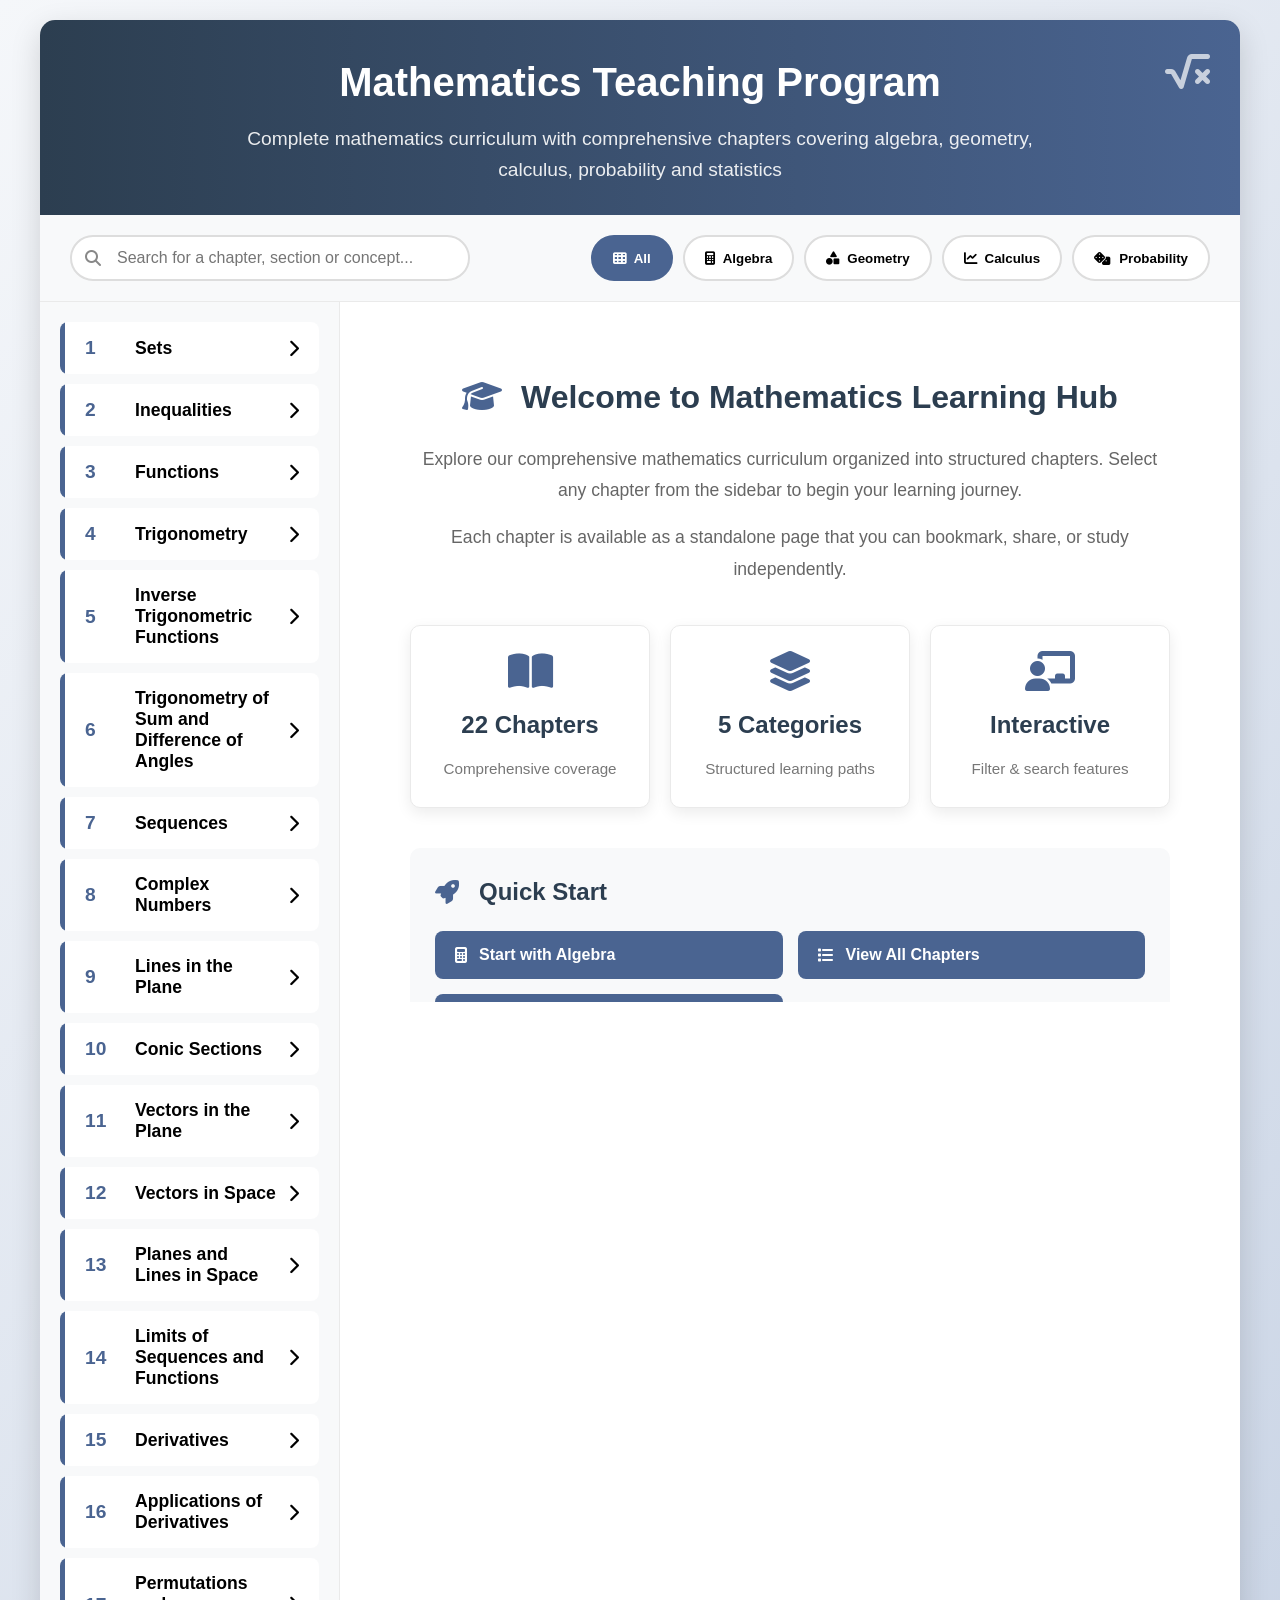
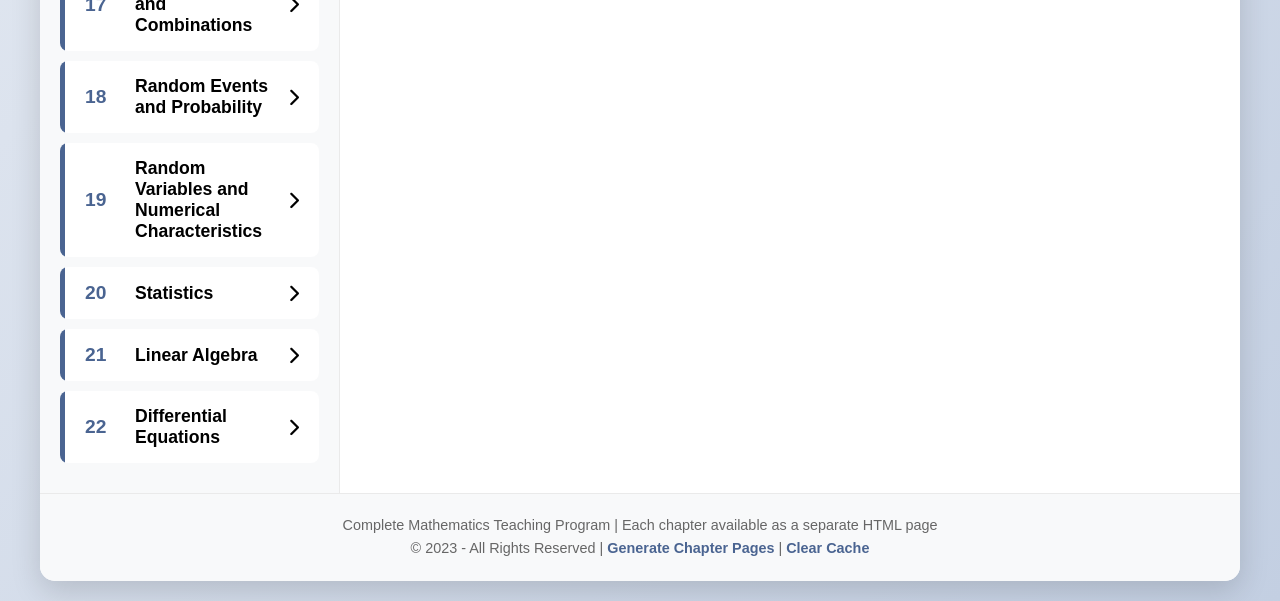
<file: index.html>
<!DOCTYPE html>
<html lang="en">
<head>
    <meta charset="UTF-8">
    <meta name="viewport" content="width=device-width, initial-scale=1.0">
    <title>Mathematics Teaching Program - Home</title>
    <!-- Font Awesome avec crossorigin pour éviter les problèmes CORS -->
    <link rel="stylesheet" href="https://cdnjs.cloudflare.com/ajax/libs/font-awesome/6.4.0/css/all.min.css" 
          integrity="sha512-iecdLmaskl7CVkqkXNQ/ZH/XLlvWZOJyj7Yy7tcenmpD1ypASozpmT/E0iPtmFIB46ZmdtAc9eNBvH0H/ZpiBw==" 
          crossorigin="anonymous" 
          referrerpolicy="no-referrer" />
    <link rel="stylesheet" href="style.css">
    <style>
        /* Styles pour la page d'accueil */
        .home-content {
            padding: 20px;
        }
        
        .welcome-message {
            text-align: center;
            max-width: 800px;
            margin: 0 auto;
            padding: 20px;
        }
        
        .welcome-message h2 {
            color: #2c3e50;
            margin-bottom: 20px;
            font-size: 2rem;
        }
        
        .welcome-message h2 i {
            color: #4a6491;
            margin-right: 10px;
        }
        
        .welcome-message p {
            color: #666;
            font-size: 1.1rem;
            margin-bottom: 15px;
            line-height: 1.8;
        }
        
        .stats-container {
            display: grid;
            grid-template-columns: repeat(auto-fit, minmax(200px, 1fr));
            gap: 20px;
            margin: 40px 0;
        }
        
        .stat-card {
            background: white;
            border-radius: 10px;
            padding: 25px;
            box-shadow: 0 5px 15px rgba(0, 0, 0, 0.08);
            text-align: center;
            transition: all 0.3s ease;
            border: 1px solid #eaeaea;
        }
        
        .stat-card:hover {
            transform: translateY(-5px);
            box-shadow: 0 10px 25px rgba(0, 0, 0, 0.12);
        }
        
        .stat-card i {
            font-size: 2.5rem;
            color: #4a6491;
            margin-bottom: 15px;
            display: block;
        }
        
        .stat-card h3 {
            color: #2c3e50;
            margin-bottom: 10px;
            font-size: 1.5rem;
        }
        
        .stat-card p {
            color: #777;
            font-size: 0.95rem;
            margin: 0;
        }
        
        .quick-actions {
            background: #f8f9fa;
            border-radius: 10px;
            padding: 25px;
            margin-top: 40px;
        }
        
        .quick-actions h3 {
            color: #2c3e50;
            margin-bottom: 20px;
            font-size: 1.5rem;
            display: flex;
            align-items: center;
            gap: 10px;
        }
        
        .action-buttons {
            display: grid;
            grid-template-columns: repeat(auto-fit, minmax(250px, 1fr));
            gap: 15px;
        }
        
        .action-btn {
            padding: 15px 20px;
            background-color: #4a6491;
            color: white;
            text-decoration: none;
            border-radius: 8px;
            display: flex;
            align-items: center;
            gap: 12px;
            font-weight: 600;
            transition: all 0.3s;
            border: none;
            cursor: pointer;
            font-size: 1rem;
        }
        
        .action-btn:hover {
            background-color: #3a547b;
            transform: translateY(-2px);
            box-shadow: 0 4px 12px rgba(74, 100, 145, 0.2);
        }
        
        .chapter-actions {
            display: flex;
            gap: 15px;
            margin-top: 20px;
            flex-wrap: wrap;
        }
        
        .btn-primary, .btn-secondary {
            padding: 12px 25px;
            border-radius: 8px;
            text-decoration: none;
            font-weight: 600;
            display: inline-flex;
            align-items: center;
            gap: 10px;
            transition: all 0.3s;
            font-size: 0.95rem;
        }
        
        .btn-primary {
            background-color: #4a6491;
            color: white;
            border: 2px solid #4a6491;
        }
        
        .btn-primary:hover {
            background-color: #3a547b;
            border-color: #3a547b;
            transform: translateY(-2px);
        }
        
        .btn-secondary {
            background-color: white;
            color: #4a6491;
            border: 2px solid #4a6491;
        }
        
        .btn-secondary:hover {
            background-color: #f8f9fa;
            transform: translateY(-2px);
        }
        
        /* Messages de chargement */
        .loading {
            text-align: center;
            padding: 40px;
            color: #666;
        }
        
        .loading i {
            font-size: 3rem;
            margin-bottom: 20px;
            color: #4a6491;
            animation: spin 2s linear infinite;
        }
        
        @keyframes spin {
            0% { transform: rotate(0deg); }
            100% { transform: rotate(360deg); }
        }
        
        /* Responsive */
        @media (max-width: 768px) {
            .stats-container {
                grid-template-columns: 1fr;
                gap: 15px;
            }
            
            .action-buttons {
                grid-template-columns: 1fr;
            }
            
            .chapter-actions {
                flex-direction: column;
            }
            
            .btn-primary, .btn-secondary {
                width: 100%;
                justify-content: center;
            }
            
            .welcome-message h2 {
                font-size: 1.7rem;
            }
        }
        
        @media (max-width: 480px) {
            .stat-card {
                padding: 20px;
            }
            
            .action-btn {
                padding: 12px 15px;
                font-size: 0.9rem;
            }
            
            .quick-actions {
                padding: 20px 15px;
            }
        }
    </style>
</head>
<body>
    <div class="container">
        <header>
            <h1>Mathematics Teaching Program</h1>
            <p>Complete mathematics curriculum with comprehensive chapters covering algebra, geometry, calculus, probability and statistics</p>
            <div class="math-icon">
                <i class="fas fa-square-root-alt"></i>
            </div>
        </header>
        
        <div class="controls">
            <div class="search-box">
                <i class="fas fa-search search-icon"></i>
                <input type="text" id="searchInput" placeholder="Search for a chapter, section or concept..." aria-label="Search chapters">
            </div>
            <div class="filter-buttons">
                <button class="filter-btn active" data-filter="all" aria-label="Show all chapters">
                    <i class="fas fa-th"></i> All
                </button>
                <button class="filter-btn" data-filter="algebra" aria-label="Filter algebra chapters">
                    <i class="fas fa-calculator"></i> Algebra
                </button>
                <button class="filter-btn" data-filter="geometry" aria-label="Filter geometry chapters">
                    <i class="fas fa-shapes"></i> Geometry
                </button>
                <button class="filter-btn" data-filter="calculus" aria-label="Filter calculus chapters">
                    <i class="fas fa-chart-line"></i> Calculus
                </button>
                <button class="filter-btn" data-filter="probability" aria-label="Filter probability chapters">
                    <i class="fas fa-dice"></i> Probability
                </button>
            </div>
        </div>
        
        <div class="content">
            <div class="chapters-sidebar">
                <div class="loading" id="sidebarLoading">
                    <i class="fas fa-spinner"></i>
                    <h3>Loading Chapters...</h3>
                </div>
                <ul class="chapters-list" id="chaptersList" style="display: none;">
                    <!-- Chapters will be generated by JavaScript -->
                </ul>
            </div>
            
            <div class="chapter-content">
                <div class="home-content" id="homeContent">
                    <div class="welcome-message">
                        <h2><i class="fas fa-graduation-cap"></i> Welcome to Mathematics Learning Hub</h2>
                        <p>Explore our comprehensive mathematics curriculum organized into structured chapters. Select any chapter from the sidebar to begin your learning journey.</p>
                        <p>Each chapter is available as a standalone page that you can bookmark, share, or study independently.</p>
                        
                        <div class="stats-container" id="statsContainer">
                            <div class="stat-card">
                                <i class="fas fa-book-open"></i>
                                <h3 id="chapterCount">0 Chapters</h3>
                                <p>Comprehensive coverage</p>
                            </div>
                            <div class="stat-card">
                                <i class="fas fa-layer-group"></i>
                                <h3>5 Categories</h3>
                                <p>Structured learning paths</p>
                            </div>
                            <div class="stat-card">
                                <i class="fas fa-chalkboard-teacher"></i>
                                <h3>Interactive</h3>
                                <p>Filter & search features</p>
                            </div>
                        </div>
                        
                        <div class="quick-actions">
                            <h3><i class="fas fa-rocket"></i> Quick Start</h3>
                            <div class="action-buttons">
                                <button class="action-btn" data-filter="algebra">
                                    <i class="fas fa-calculator"></i> Start with Algebra
                                </button>
                                <button class="action-btn" id="viewAllBtn">
                                    <i class="fas fa-list"></i> View All Chapters
                                </button>
                                <button class="action-btn" id="generateAllBtn">
                                    <i class="fas fa-file-download"></i> Download All Pages
                                </button>
                            </div>
                        </div>
                    </div>
                </div>
                
                <div id="chapterDetails" style="display: none;">
                    <div class="chapter-header">
                        <h2 id="chapterTitle"></h2>
                        <p id="chapterDescription"></p>
                        <div class="chapter-actions">
                            <a href="#" id="viewFullChapter" class="btn-primary">
                                <i class="fas fa-external-link-alt"></i> Open Chapter Page
                            </a>
                            <a href="#" id="printChapter" class="btn-secondary">
                                <i class="fas fa-print"></i> Print Chapter
                            </a>
                        </div>
                    </div>
                    <div class="sections-container" id="sectionsContainer">
                        <!-- Sections will be generated by JavaScript -->
                    </div>
                </div>
            </div>
        </div>
        
        <footer>
            <p>Complete Mathematics Teaching Program | Each chapter available as a separate HTML page</p>
            <p>© 2023 - All Rights Reserved | <a href="#" id="generatePagesBtn">Generate Chapter Pages</a> | <a href="#" id="clearCache">Clear Cache</a></p>
        </footer>
    </div>

    <!-- Chargement des scripts -->
    <script src="data/chapters-data.js"></script>
    <script src="script.js"></script>
    
    <script>
        // Initialisation après chargement de la page
        document.addEventListener('DOMContentLoaded', function() {
            console.log("Page initialization complete");
            
            // Masquer le loading de la sidebar une fois les chapitres chargés
            setTimeout(function() {
                const sidebarLoading = document.getElementById('sidebarLoading');
                const chaptersList = document.getElementById('chaptersList');
                
                if (sidebarLoading) sidebarLoading.style.display = 'none';
                if (chaptersList) chaptersList.style.display = 'block';
                
                // Mettre à jour le compteur de chapitres
                if (typeof window.programData !== 'undefined') {
                    const countElement = document.getElementById('chapterCount');
                    if (countElement) {
                        countElement.textContent = window.programData.length + " Chapters";
                    }
                }
            }, 500);
            
            // Bouton "View All Chapters"
            document.getElementById('viewAllBtn').addEventListener('click', function() {
                const allFilterBtn = document.querySelector('.filter-btn[data-filter="all"]');
                if (allFilterBtn) {
                    allFilterBtn.click();
                }
            });
            
            // Bouton "Generate All Pages"
            document.getElementById('generateAllBtn').addEventListener('click', function() {
                if (confirm('This will generate individual HTML pages for all chapters. Continue?')) {
                    if (typeof generateChapterPages === 'function') {
                        generateChapterPages();
                    } else {
                        alert('Function not available yet. Please use the "Generate Chapter Pages" link in the footer.');
                    }
                }
            });
            
            // Bouton "Generate Pages" du footer
            document.getElementById('generatePagesBtn').addEventListener('click', function(e) {
                e.preventDefault();
                if (typeof generateChapterPages === 'function') {
                    generateChapterPages();
                }
            });
            
            // Bouton "Clear Cache"
            document.getElementById('clearCache').addEventListener('click', function(e) {
                e.preventDefault();
                if (confirm('Clear browser cache and reload page?')) {
                    localStorage.clear();
                    sessionStorage.clear();
                    location.reload(true);
                }
            });
            
            // Bouton "Print Chapter"
            document.getElementById('printChapter').addEventListener('click', function(e) {
                e.preventDefault();
                window.print();
            });
            
            // Gestion des boutons d'action rapide avec data-filter
            document.querySelectorAll('.action-btn[data-filter]').forEach(btn => {
                btn.addEventListener('click', function() {
                    const filter = this.getAttribute('data-filter');
                    const filterBtn = document.querySelector(`.filter-btn[data-filter="${filter}"]`);
                    if (filterBtn) {
                        filterBtn.click();
                        // Faire défiler vers le haut de la sidebar
                        document.querySelector('.chapters-sidebar').scrollTop = 0;
                    }
                });
            });
            
            // Vérifier si Font Awesome est chargé
            setTimeout(function() {
                const icons = document.querySelectorAll('.fa, .fas, .far, .fal, .fab');
                let iconsLoaded = true;
                icons.forEach(icon => {
                    const style = window.getComputedStyle(icon, ':before');
                    const content = style.getPropertyValue('content');
                    if (content === 'none' || content === '""' || content === "''") {
                        iconsLoaded = false;
                    }
                });
                
                if (!iconsLoaded) {
                    console.warn('Font Awesome icons may not be loading properly. Using fallback text.');
                    // Ajouter un fallback pour les boutons de filtre
                    const filterBtns = document.querySelectorAll('.filter-btn');
                    filterBtns.forEach(btn => {
                        const text = btn.textContent.trim();
                        btn.setAttribute('title', text);
                    });
                }
            }, 2000);
        });
    </script>
</body>
</html>
</file>
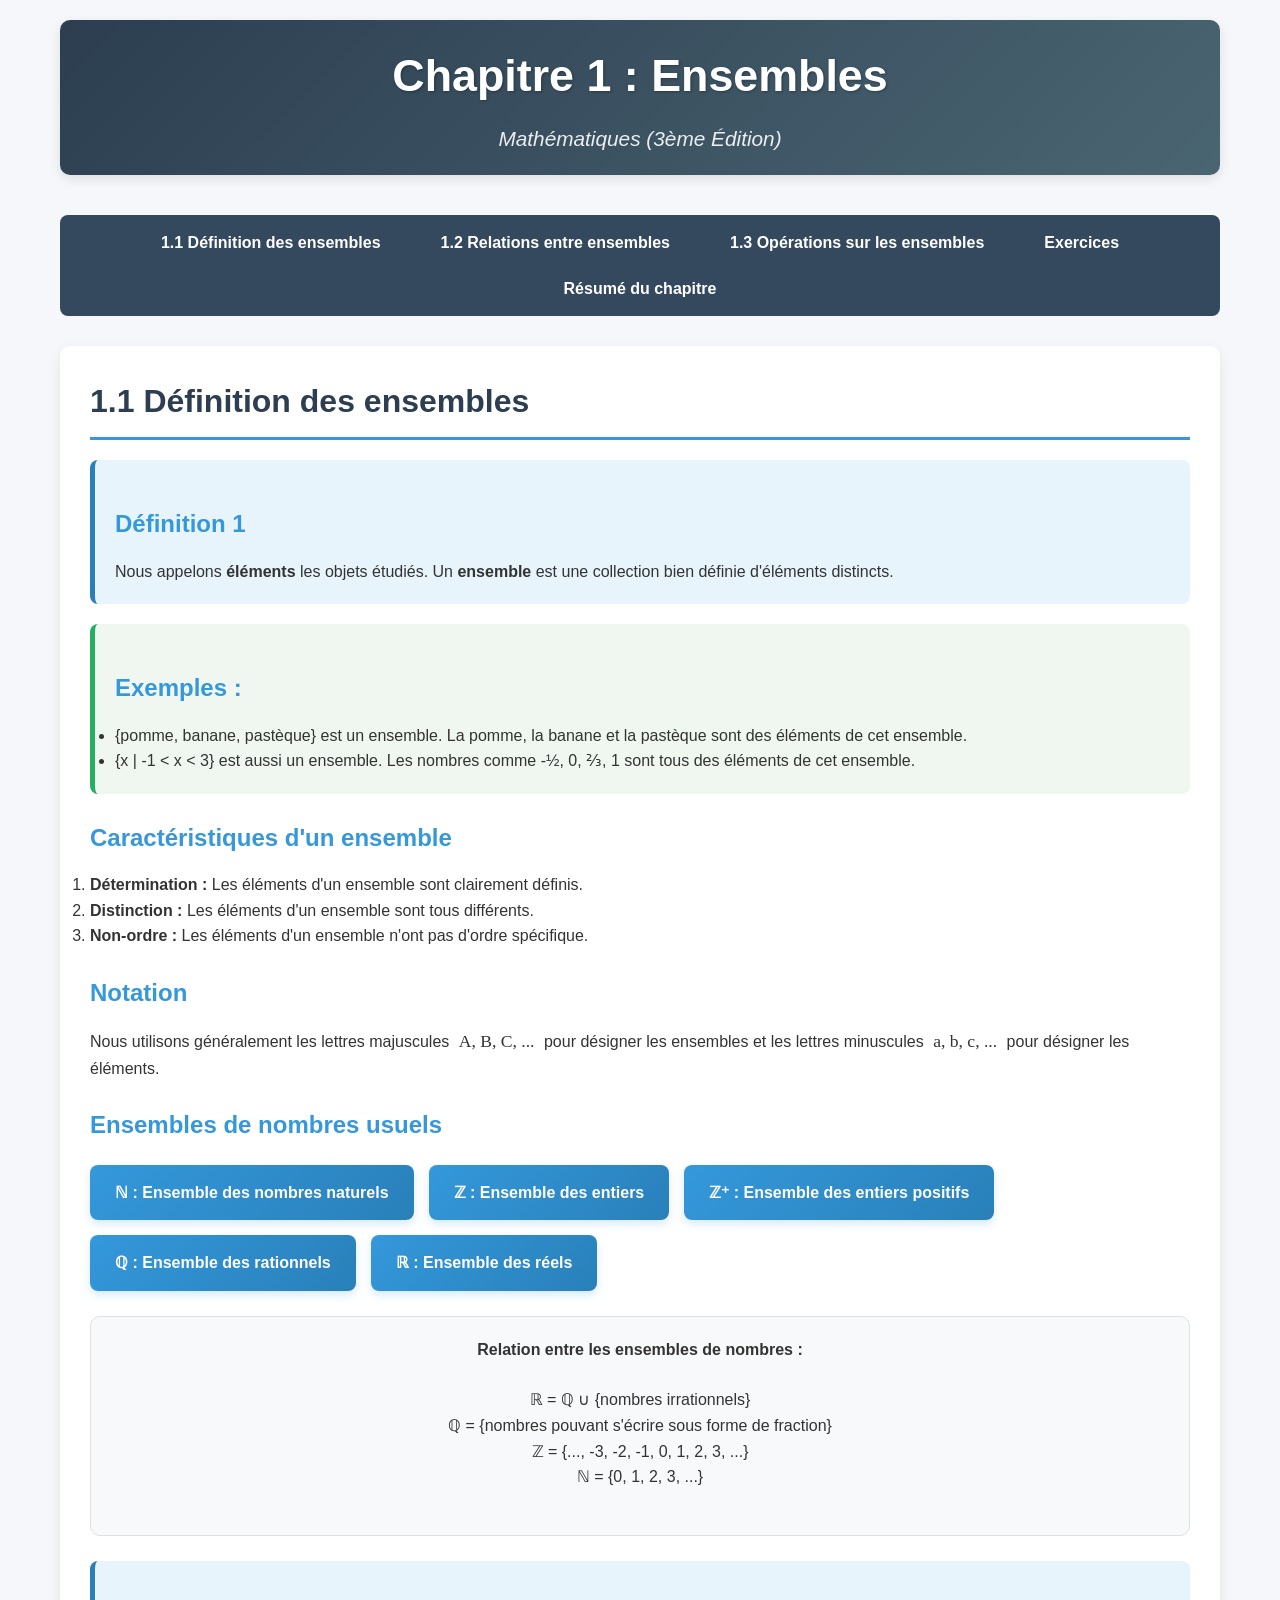
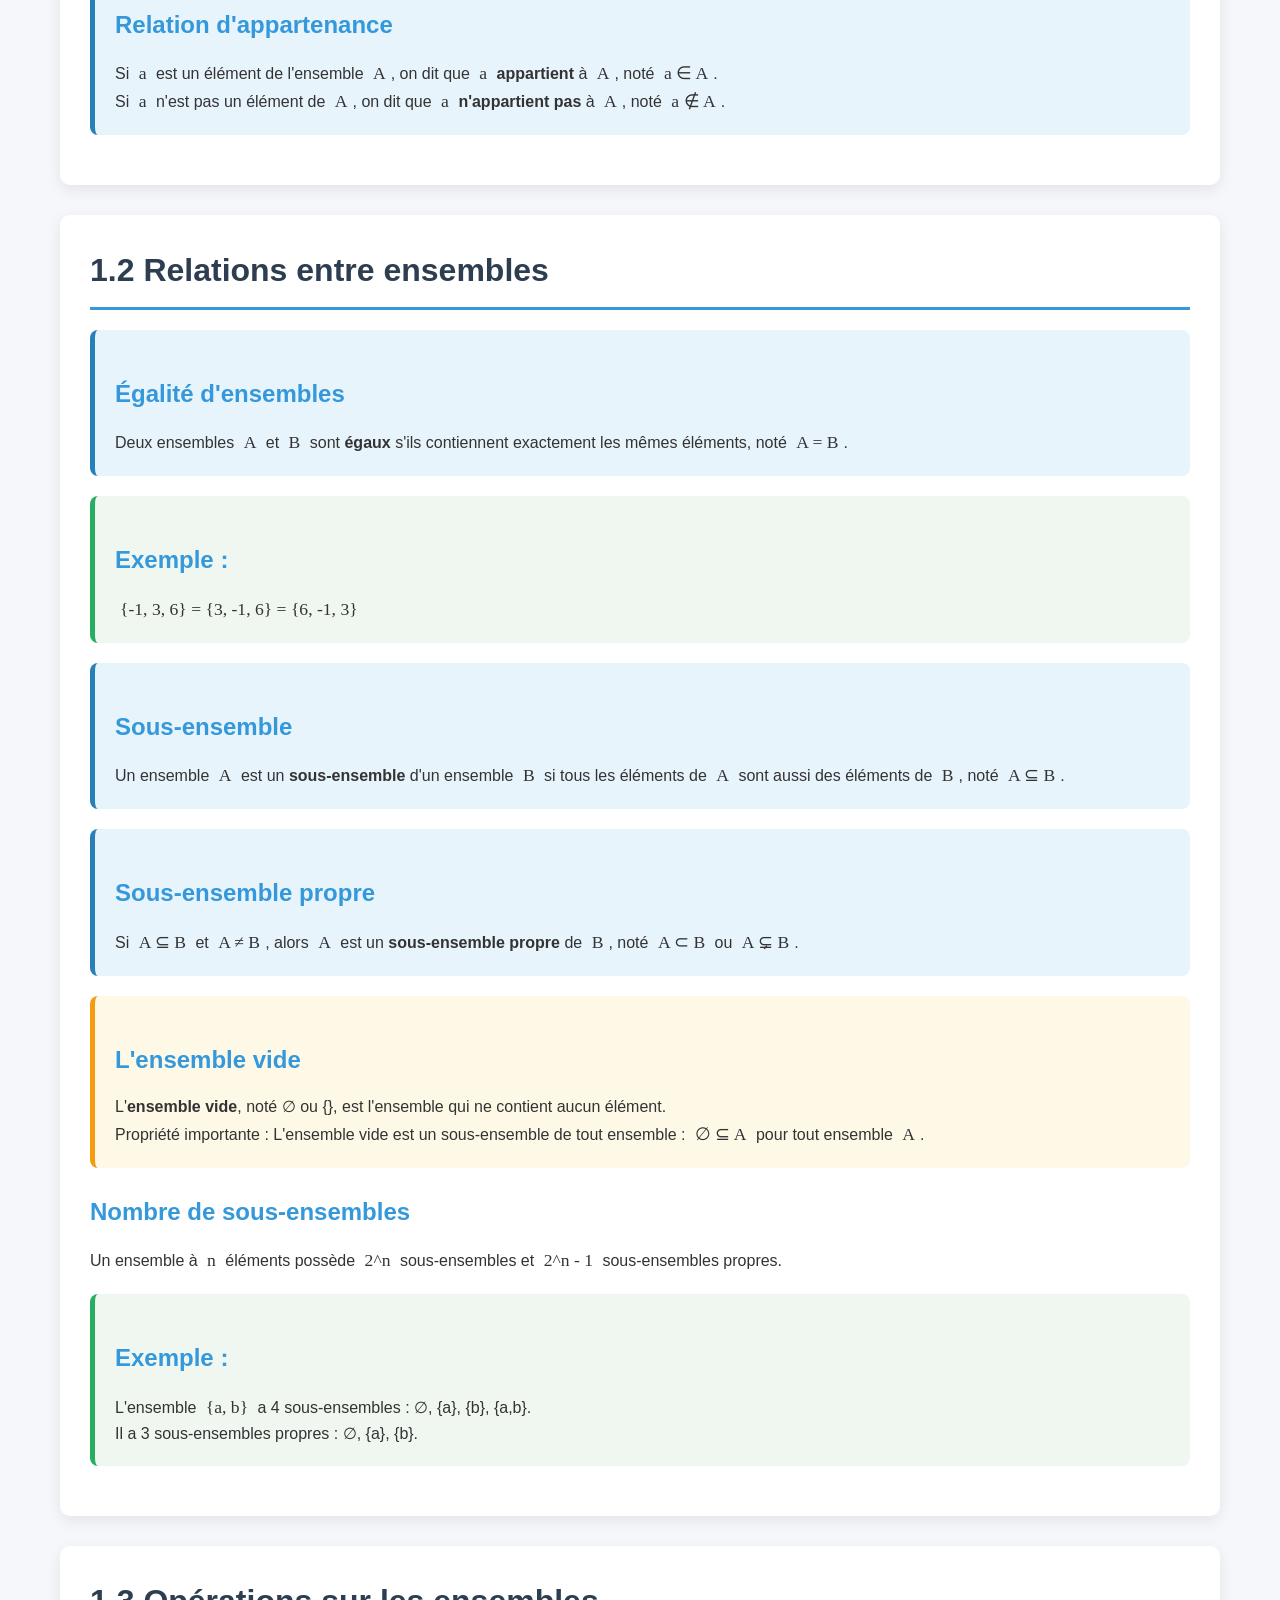
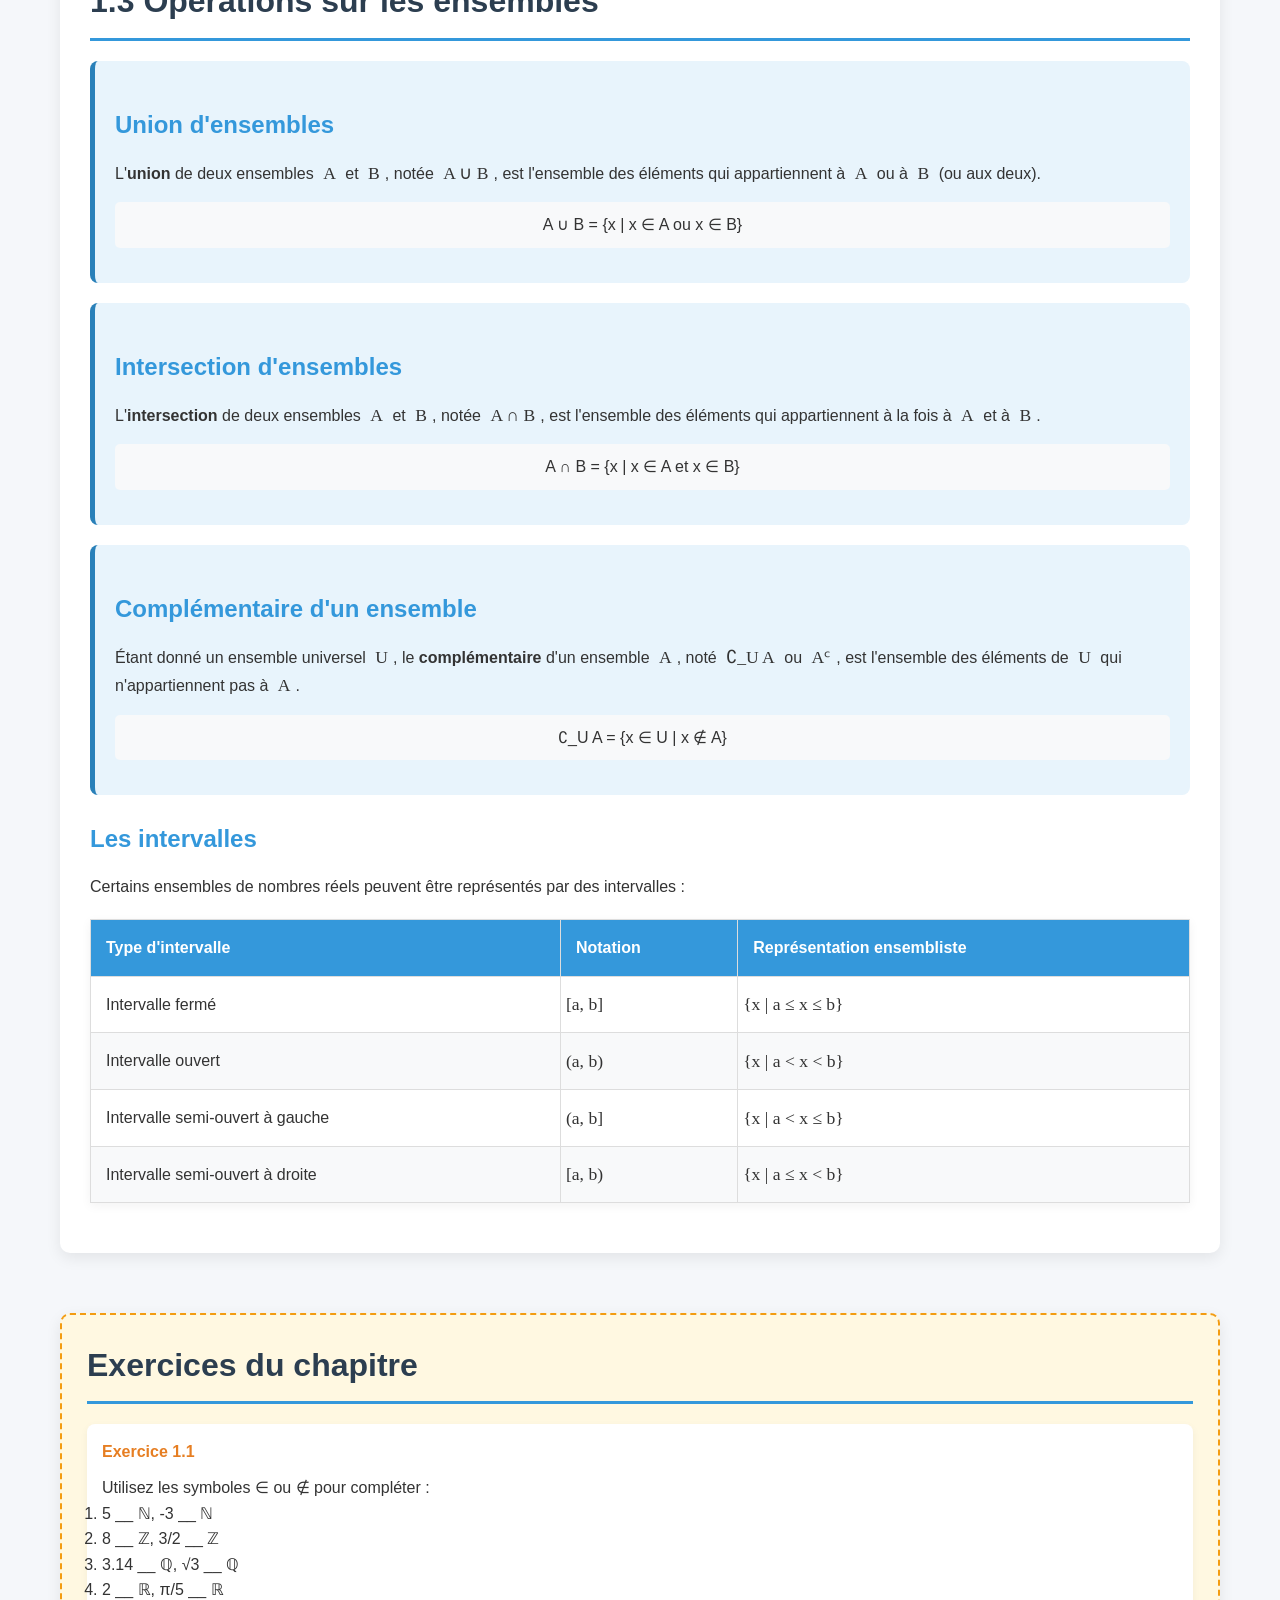
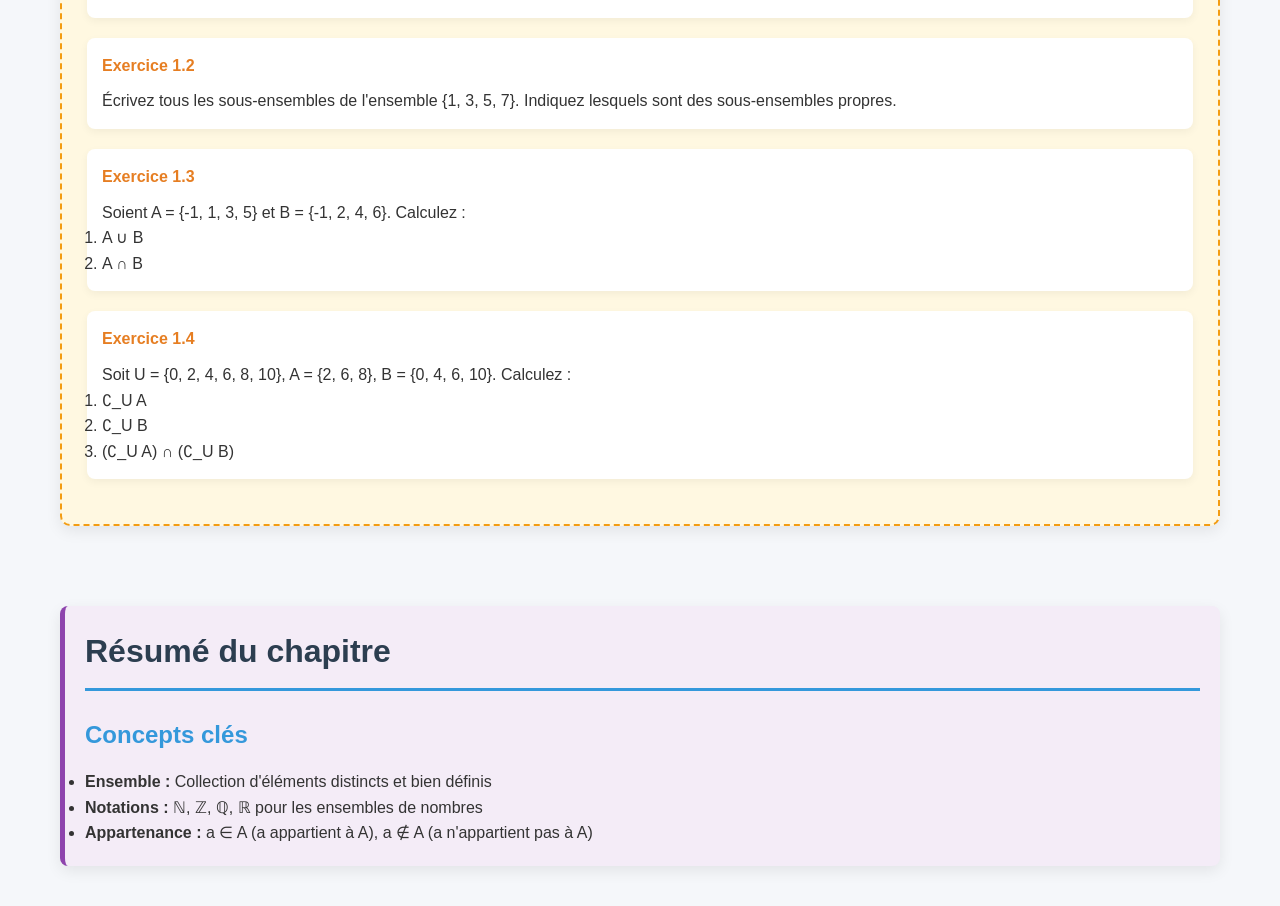
<file: sample .html>
<!DOCTYPE html>
<html lang="fr">
<head>
    <meta charset="UTF-8">
    <meta name="viewport" content="width=device-width, initial-scale=1.0">
    <title>Chapitre 1 : Ensembles - Mathématiques (3ème Édition)</title>
    <style>
        /* Styles généraux */
        * {
            margin: 0;
            padding: 0;
            box-sizing: border-box;
            font-family: 'Arial', sans-serif;
        }
        
        body {
            background-color: #f5f7fa;
            color: #333;
            line-height: 1.6;
            padding: 20px;
            max-width: 1200px;
            margin: 0 auto;
        }
        
        /* En-tête */
        header {
            text-align: center;
            margin-bottom: 40px;
            padding: 20px;
            background: linear-gradient(135deg, #2c3e50, #4a6572);
            color: white;
            border-radius: 10px;
            box-shadow: 0 4px 12px rgba(0, 0, 0, 0.1);
        }
        
        h1 {
            font-size: 2.8rem;
            margin-bottom: 10px;
            text-shadow: 1px 1px 3px rgba(0, 0, 0, 0.3);
        }
        
        .subtitle {
            font-size: 1.3rem;
            opacity: 0.9;
            font-style: italic;
        }
        
        /* Navigation */
        nav {
            background-color: #34495e;
            border-radius: 8px;
            padding: 15px;
            margin-bottom: 30px;
        }
        
        nav ul {
            display: flex;
            justify-content: center;
            flex-wrap: wrap;
            list-style: none;
            gap: 20px;
        }
        
        nav a {
            color: white;
            text-decoration: none;
            padding: 10px 20px;
            border-radius: 5px;
            transition: all 0.3s ease;
            font-weight: bold;
        }
        
        nav a:hover {
            background-color: #3498db;
            transform: translateY(-2px);
        }
        
        /* Sections principales */
        .chapter-content {
            display: grid;
            grid-template-columns: 1fr;
            gap: 30px;
        }
        
        section {
            background-color: white;
            padding: 30px;
            border-radius: 10px;
            box-shadow: 0 5px 15px rgba(0, 0, 0, 0.08);
            transition: transform 0.3s ease;
        }
        
        section:hover {
            transform: translateY(-5px);
        }
        
        h2 {
            color: #2c3e50;
            font-size: 2rem;
            margin-bottom: 20px;
            padding-bottom: 10px;
            border-bottom: 3px solid #3498db;
        }
        
        h3 {
            color: #3498db;
            font-size: 1.5rem;
            margin: 25px 0 15px;
        }
        
        h4 {
            color: #2c3e50;
            font-size: 1.2rem;
            margin: 20px 0 10px;
        }
        
        /* Styles pour les définitions et exemples */
        .definition, .example, .note, .summary {
            padding: 20px;
            margin: 20px 0;
            border-radius: 8px;
            border-left: 5px solid;
        }
        
        .definition {
            background-color: #e8f4fc;
            border-left-color: #2980b9;
        }
        
        .example {
            background-color: #f0f7f0;
            border-left-color: #27ae60;
        }
        
        .note {
            background-color: #fef9e7;
            border-left-color: #f39c12;
        }
        
        .summary {
            background-color: #f4ecf7;
            border-left-color: #8e44ad;
        }
        
        /* Notation mathématique */
        .math {
            font-family: 'Cambria Math', 'Times New Roman', serif;
            font-size: 1.1em;
            padding: 2px 5px;
        }
        
        .math-inline {
            display: inline-block;
            margin: 0 3px;
        }
        
        .math-block {
            display: block;
            text-align: center;
            margin: 15px auto;
            padding: 10px;
            background-color: #f8f9fa;
            border-radius: 5px;
            overflow-x: auto;
        }
        
        /* Tableaux */
        table {
            width: 100%;
            border-collapse: collapse;
            margin: 20px 0;
            background-color: white;
            box-shadow: 0 3px 10px rgba(0, 0, 0, 0.05);
        }
        
        th, td {
            border: 1px solid #ddd;
            padding: 15px;
            text-align: left;
        }
        
        th {
            background-color: #3498db;
            color: white;
            font-weight: bold;
        }
        
        tr:nth-child(even) {
            background-color: #f8f9fa;
        }
        
        tr:hover {
            background-color: #e8f4fc;
        }
        
        /* Ensembles de nombres */
        .number-sets {
            display: flex;
            flex-wrap: wrap;
            gap: 15px;
            margin: 20px 0;
        }
        
        .number-set {
            background: linear-gradient(135deg, #3498db, #2980b9);
            color: white;
            padding: 15px 25px;
            border-radius: 8px;
            font-weight: bold;
            box-shadow: 0 4px 8px rgba(52, 152, 219, 0.2);
            min-width: 150px;
            text-align: center;
        }
        
        /* Exercices */
        .exercises {
            background-color: #fff8e1;
            padding: 25px;
            margin: 30px 0;
            border-radius: 10px;
            border: 2px dashed #f39c12;
        }
        
        .exercise {
            margin: 20px 0;
            padding: 15px;
            background-color: white;
            border-radius: 8px;
            box-shadow: 0 3px 8px rgba(0, 0, 0, 0.05);
        }
        
        .exercise-title {
            color: #e67e22;
            font-weight: bold;
            margin-bottom: 10px;
            display: flex;
            align-items: center;
            gap: 10px;
        }
        
        /* Diagrammes */
        .diagram {
            text-align: center;
            margin: 25px 0;
            padding: 20px;
            background-color: #f8f9fa;
            border-radius: 10px;
            border: 1px solid #e0e0e0;
        }
        
        .diagram img {
            max-width: 100%;
            height: auto;
            border-radius: 5px;
        }
        
        .diagram-caption {
            font-style: italic;
            margin-top: 10px;
            color: #7f8c8d;
        }
        
        /* Pied de page */
        footer {
            margin-top: 50px;
            text-align: center;
            padding: 25px;
            background-color: #2c3e50;
            color: white;
            border-radius: 10px;
        }
        
        .footer-links {
            display: flex;
            justify-content: center;
            gap: 30px;
            margin: 20px 0;
        }
        
        .footer-links a {
            color: #3498db;
            text-decoration: none;
        }
        
        .footer-links a:hover {
            text-decoration: underline;
        }
        
        /* Responsive */
        @media (max-width: 768px) {
            body {
                padding: 10px;
            }
            
            h1 {
                font-size: 2rem;
            }
            
            h2 {
                font-size: 1.7rem;
            }
            
            section {
                padding: 20px;
            }
            
            nav ul {
                flex-direction: column;
                align-items: center;
            }
            
            nav a {
                display: block;
                width: 100%;
                text-align: center;
            }
            
            .number-set {
                min-width: 120px;
                padding: 12px 20px;
            }
        }
        
        @media (max-width: 480px) {
            h1 {
                font-size: 1.8rem;
            }
            
            h2 {
                font-size: 1.5rem;
            }
            
            .math-block {
                font-size: 0.9em;
                padding: 8px;
            }
        }
        
        /* Animations */
        @keyframes fadeIn {
            from { opacity: 0; transform: translateY(20px); }
            to { opacity: 1; transform: translateY(0); }
        }
        
        section {
            animation: fadeIn 0.5s ease-out;
        }
        
        /* Scroll personnalisé */
        ::-webkit-scrollbar {
            width: 10px;
        }
        
        ::-webkit-scrollbar-track {
            background: #f1f1f1;
            border-radius: 5px;
        }
        
        ::-webkit-scrollbar-thumb {
            background: #3498db;
            border-radius: 5px;
        }
        
        ::-webkit-scrollbar-thumb:hover {
            background: #2980b9;
        }
    </style>
</head>
<body>
    <header>
        <h1>Chapitre 1 : Ensembles</h1>
        <p class="subtitle">Mathématiques (3ème Édition)</p>
    </header>
    
    <nav>
        <ul>
            <li><a href="#section1-1">1.1 Définition des ensembles</a></li>
            <li><a href="#section1-2">1.2 Relations entre ensembles</a></li>
            <li><a href="#section1-3">1.3 Opérations sur les ensembles</a></li>
            <li><a href="#exercices">Exercices</a></li>
            <li><a href="#summary">Résumé du chapitre</a></li>
        </ul>
    </nav>
    
    <div class="chapter-content">
        <section id="section1-1">
            <h2>1.1 Définition des ensembles</h2>
            
            <div class="definition">
                <h3>Définition 1</h3>
                <p>Nous appelons <strong>éléments</strong> les objets étudiés. Un <strong>ensemble</strong> est une collection bien définie d'éléments distincts.</p>
            </div>
            
            <div class="example">
                <h3>Exemples :</h3>
                <ul>
                    <li>{pomme, banane, pastèque} est un ensemble. La pomme, la banane et la pastèque sont des éléments de cet ensemble.</li>
                    <li>{x | -1 < x < 3} est aussi un ensemble. Les nombres comme -½, 0, ⅔, 1 sont tous des éléments de cet ensemble.</li>
                </ul>
            </div>
            
            <h3>Caractéristiques d'un ensemble</h3>
            <ol>
                <li><strong>Détermination :</strong> Les éléments d'un ensemble sont clairement définis.</li>
                <li><strong>Distinction :</strong> Les éléments d'un ensemble sont tous différents.</li>
                <li><strong>Non-ordre :</strong> Les éléments d'un ensemble n'ont pas d'ordre spécifique.</li>
            </ol>
            
            <h3>Notation</h3>
            <p>Nous utilisons généralement les lettres majuscules <span class="math">A, B, C, ...</span> pour désigner les ensembles et les lettres minuscules <span class="math">a, b, c, ...</span> pour désigner les éléments.</p>
            
            <h3>Ensembles de nombres usuels</h3>
            <div class="number-sets">
                <div class="number-set">ℕ : Ensemble des nombres naturels</div>
                <div class="number-set">ℤ : Ensemble des entiers</div>
                <div class="number-set">ℤ⁺ : Ensemble des entiers positifs</div>
                <div class="number-set">ℚ : Ensemble des rationnels</div>
                <div class="number-set">ℝ : Ensemble des réels</div>
            </div>
            
            <div class="diagram">
                <p><strong>Relation entre les ensembles de nombres :</strong></p>
                <div class="math-block">
                    ℝ = ℚ ∪ {nombres irrationnels}<br>
                    ℚ = {nombres pouvant s'écrire sous forme de fraction}<br>
                    ℤ = {..., -3, -2, -1, 0, 1, 2, 3, ...}<br>
                    ℕ = {0, 1, 2, 3, ...}
                </div>
            </div>
            
            <div class="definition">
                <h3>Relation d'appartenance</h3>
                <p>Si <span class="math">a</span> est un élément de l'ensemble <span class="math">A</span>, on dit que <span class="math">a</span> <strong>appartient</strong> à <span class="math">A</span>, noté <span class="math">a ∈ A</span>.</p>
                <p>Si <span class="math">a</span> n'est pas un élément de <span class="math">A</span>, on dit que <span class="math">a</span> <strong>n'appartient pas</strong> à <span class="math">A</span>, noté <span class="math">a ∉ A</span>.</p>
            </div>
        </section>
        
        <section id="section1-2">
            <h2>1.2 Relations entre ensembles</h2>
            
            <div class="definition">
                <h3>Égalité d'ensembles</h3>
                <p>Deux ensembles <span class="math">A</span> et <span class="math">B</span> sont <strong>égaux</strong> s'ils contiennent exactement les mêmes éléments, noté <span class="math">A = B</span>.</p>
            </div>
            
            <div class="example">
                <h3>Exemple :</h3>
                <p><span class="math">{-1, 3, 6} = {3, -1, 6} = {6, -1, 3}</span></p>
            </div>
            
            <div class="definition">
                <h3>Sous-ensemble</h3>
                <p>Un ensemble <span class="math">A</span> est un <strong>sous-ensemble</strong> d'un ensemble <span class="math">B</span> si tous les éléments de <span class="math">A</span> sont aussi des éléments de <span class="math">B</span>, noté <span class="math">A ⊆ B</span>.</p>
            </div>
            
            <div class="definition">
                <h3>Sous-ensemble propre</h3>
                <p>Si <span class="math">A ⊆ B</span> et <span class="math">A ≠ B</span>, alors <span class="math">A</span> est un <strong>sous-ensemble propre</strong> de <span class="math">B</span>, noté <span class="math">A ⊂ B</span> ou <span class="math">A ⊊ B</span>.</p>
            </div>
            
            <div class="note">
                <h3>L'ensemble vide</h3>
                <p>L'<strong>ensemble vide</strong>, noté ∅ ou {}, est l'ensemble qui ne contient aucun élément.</p>
                <p>Propriété importante : L'ensemble vide est un sous-ensemble de tout ensemble : <span class="math">∅ ⊆ A</span> pour tout ensemble <span class="math">A</span>.</p>
            </div>
            
            <h3>Nombre de sous-ensembles</h3>
            <p>Un ensemble à <span class="math">n</span> éléments possède <span class="math">2^n</span> sous-ensembles et <span class="math">2^n - 1</span> sous-ensembles propres.</p>
            
            <div class="example">
                <h3>Exemple :</h3>
                <p>L'ensemble <span class="math">{a, b}</span> a 4 sous-ensembles : ∅, {a}, {b}, {a,b}.</p>
                <p>Il a 3 sous-ensembles propres : ∅, {a}, {b}.</p>
            </div>
        </section>
        
        <section id="section1-3">
            <h2>1.3 Opérations sur les ensembles</h2>
            
            <div class="definition">
                <h3>Union d'ensembles</h3>
                <p>L'<strong>union</strong> de deux ensembles <span class="math">A</span> et <span class="math">B</span>, notée <span class="math">A ∪ B</span>, est l'ensemble des éléments qui appartiennent à <span class="math">A</span> ou à <span class="math">B</span> (ou aux deux).</p>
                <div class="math-block">A ∪ B = {x | x ∈ A ou x ∈ B}</div>
            </div>
            
            <div class="definition">
                <h3>Intersection d'ensembles</h3>
                <p>L'<strong>intersection</strong> de deux ensembles <span class="math">A</span> et <span class="math">B</span>, notée <span class="math">A ∩ B</span>, est l'ensemble des éléments qui appartiennent à la fois à <span class="math">A</span> et à <span class="math">B</span>.</p>
                <div class="math-block">A ∩ B = {x | x ∈ A et x ∈ B}</div>
            </div>
            
            <div class="definition">
                <h3>Complémentaire d'un ensemble</h3>
                <p>Étant donné un ensemble universel <span class="math">U</span>, le <strong>complémentaire</strong> d'un ensemble <span class="math">A</span>, noté <span class="math">∁_U A</span> ou <span class="math">Aᶜ</span>, est l'ensemble des éléments de <span class="math">U</span> qui n'appartiennent pas à <span class="math">A</span>.</p>
                <div class="math-block">∁_U A = {x ∈ U | x ∉ A}</div>
            </div>
            
            <h3>Les intervalles</h3>
            <p>Certains ensembles de nombres réels peuvent être représentés par des intervalles :</p>
            
            <table>
                <thead>
                    <tr>
                        <th>Type d'intervalle</th>
                        <th>Notation</th>
                        <th>Représentation ensembliste</th>
                    </tr>
                </thead>
                <tbody>
                    <tr>
                        <td>Intervalle fermé</td>
                        <td class="math">[a, b]</td>
                        <td class="math">{x | a ≤ x ≤ b}</td>
                    </tr>
                    <tr>
                        <td>Intervalle ouvert</td>
                        <td class="math">(a, b)</td>
                        <td class="math">{x | a < x < b}</td>
                    </tr>
                    <tr>
                        <td>Intervalle semi-ouvert à gauche</td>
                        <td class="math">(a, b]</td>
                        <td class="math">{x | a < x ≤ b}</td>
                    </tr>
                    <tr>
                        <td>Intervalle semi-ouvert à droite</td>
                        <td class="math">[a, b)</td>
                        <td class="math">{x | a ≤ x < b}</td>
                    </tr>
                </tbody>
            </table>
        </section>
        
        <section id="exercices" class="exercises">
            <h2>Exercices du chapitre</h2>
            
            <div class="exercise">
                <div class="exercise-title">Exercice 1.1</div>
                <p>Utilisez les symboles ∈ ou ∉ pour compléter :</p>
                <ol>
                    <li>5 __ ℕ, -3 __ ℕ</li>
                    <li>8 __ ℤ, 3/2 __ ℤ</li>
                    <li>3.14 __ ℚ, √3 __ ℚ</li>
                    <li>2 __ ℝ, π/5 __ ℝ</li>
                </ol>
            </div>
            
            <div class="exercise">
                <div class="exercise-title">Exercice 1.2</div>
                <p>Écrivez tous les sous-ensembles de l'ensemble {1, 3, 5, 7}. Indiquez lesquels sont des sous-ensembles propres.</p>
            </div>
            
            <div class="exercise">
                <div class="exercise-title">Exercice 1.3</div>
                <p>Soient A = {-1, 1, 3, 5} et B = {-1, 2, 4, 6}. Calculez :</p>
                <ol>
                    <li>A ∪ B</li>
                    <li>A ∩ B</li>
                </ol>
            </div>
            
            <div class="exercise">
                <div class="exercise-title">Exercice 1.4</div>
                <p>Soit U = {0, 2, 4, 6, 8, 10}, A = {2, 6, 8}, B = {0, 4, 6, 10}. Calculez :</p>
                <ol>
                    <li>∁_U A</li>
                    <li>∁_U B</li>
                    <li>(∁_U A) ∩ (∁_U B)</li>
                </ol>
            </div>
        </section>
        
        <section id="summary" class="summary">
            <h2>Résumé du chapitre</h2>
            
            <h3>Concepts clés</h3>
            <ul>
                <li><strong>Ensemble :</strong> Collection d'éléments distincts et bien définis</li>
                <li><strong>Notations :</strong> ℕ, ℤ, ℚ, ℝ pour les ensembles de nombres</li>
                <li><strong>Appartenance :</strong> a ∈ A (a appartient à A), a ∉ A (a n'appartient pas à A)</li>
</file>
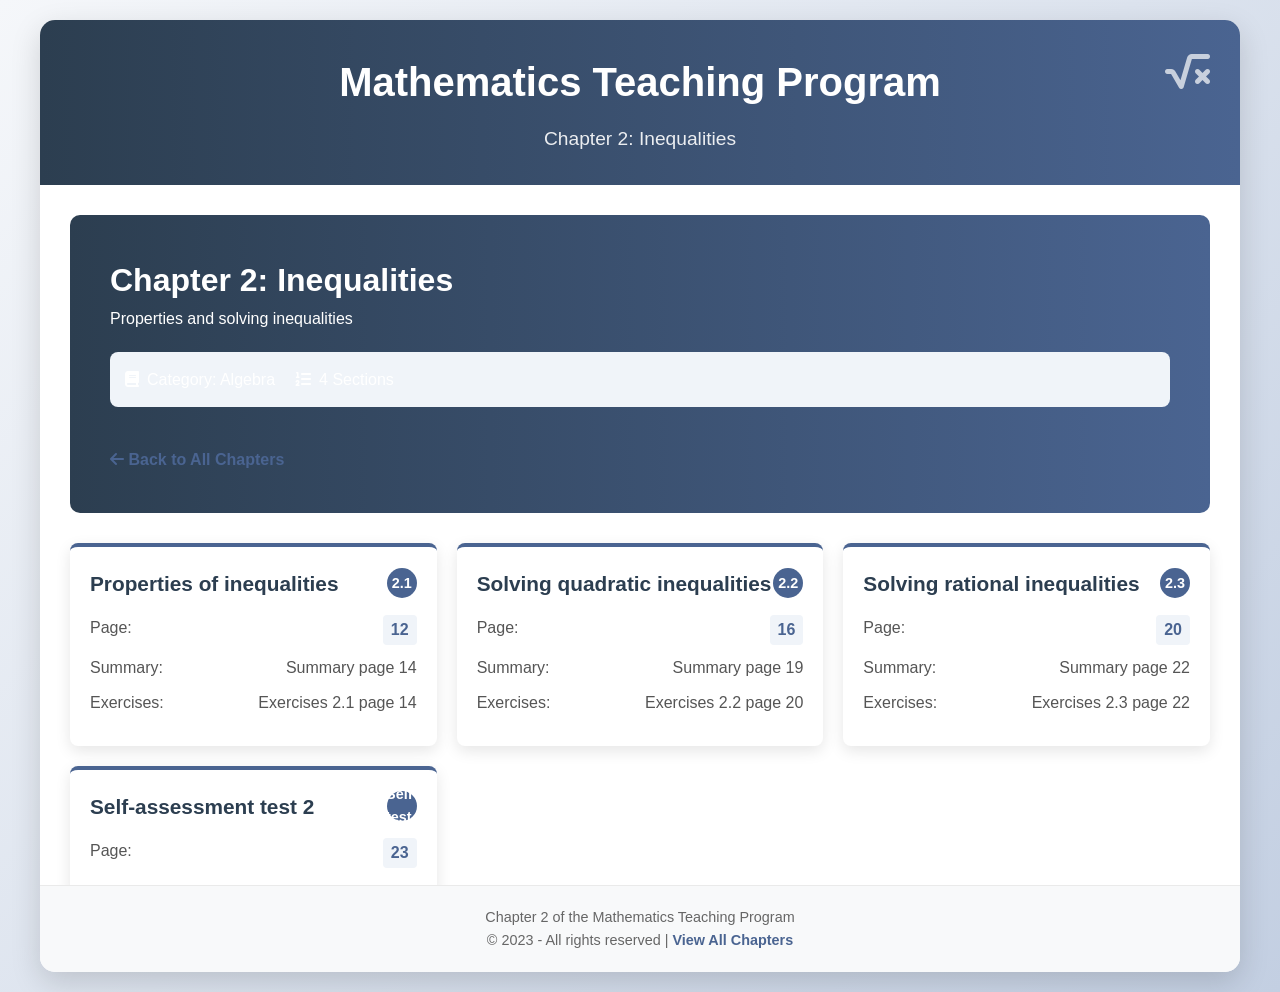
<file: chapters/chapter2.html>
<!DOCTYPE html>
<html lang="en">
<head>
    <meta charset="UTF-8">
    <meta name="viewport" content="width=device-width, initial-scale=1.0">
    <title>Inequalities - Mathematics Program</title>
    <link rel="stylesheet" href="https://cdnjs.cloudflare.com/ajax/libs/font-awesome/6.4.0/css/all.min.css">
    <link rel="stylesheet" href="../style.css">
    <style>
        .chapter-nav {
            display: flex;
            justify-content: space-between;
            margin: 30px 0;
            padding: 20px;
            background: #f8f9fa;
            border-radius: 10px;
        }
        .nav-btn {
            padding: 10px 20px;
            background: #4a6491;
            color: white;
            text-decoration: none;
            border-radius: 5px;
            display: flex;
            align-items: center;
            gap: 10px;
        }
        .nav-btn:hover {
            background: #2c3e50;
        }
        .chapter-header-full {
            background: linear-gradient(to right, #2c3e50, #4a6491);
            color: white;
            padding: 40px;
            border-radius: 10px;
            margin-bottom: 30px;
        }
        .back-home {
            display: inline-block;
            margin-top: 20px;
            color: #4a6491;
            text-decoration: none;
            font-weight: 600;
        }
        .back-home:hover {
            text-decoration: underline;
        }
        .chapter-meta {
            display: flex;
            gap: 20px;
            margin: 20px 0;
            padding: 15px;
            background: #f0f4f9;
            border-radius: 8px;
        }
        .meta-item {
            display: flex;
            align-items: center;
            gap: 8px;
        }
    </style>
</head>
<body>
    <div class="container">
        <header>
            <h1>Mathematics Teaching Program</h1>
            <p>Chapter 2: Inequalities</p>
            <div class="math-icon">
                <i class="fas fa-square-root-alt"></i>
            </div>
        </header>
        
        <div class="content">
            <div class="chapter-content">
                <div class="chapter-header-full">
                    <h1>Chapter 2: Inequalities</h1>
                    <p>Properties and solving inequalities</p>
                    <div class="chapter-meta">
                        <div class="meta-item">
                            <i class="fas fa-book"></i>
                            <span>Category: Algebra</span>
                        </div>
                        <div class="meta-item">
                            <i class="fas fa-list-ol"></i>
                            <span>4 Sections</span>
                        </div>
                    </div>
                    <a href="../index.html" class="back-home">
                        <i class="fas fa-arrow-left"></i> Back to All Chapters
                    </a>
                </div>
                
                <div class="sections-container">
            <div class="section-card">
                <h3>
                    <span>Properties of inequalities</span>
                    <span class="section-number">2.1</span>
                </h3>
                <div class="section-content">
                    <p>
                        <span>Page:</span>
                        <span class="page-number">12</span>
                    </p>
                    <p><span>Summary:</span> <span>Summary page 14</span></p>
                    <p><span>Exercises:</span> <span>Exercises 2.1 page 14</span></p>
                </div>
            </div>
            <div class="section-card">
                <h3>
                    <span>Solving quadratic inequalities</span>
                    <span class="section-number">2.2</span>
                </h3>
                <div class="section-content">
                    <p>
                        <span>Page:</span>
                        <span class="page-number">16</span>
                    </p>
                    <p><span>Summary:</span> <span>Summary page 19</span></p>
                    <p><span>Exercises:</span> <span>Exercises 2.2 page 20</span></p>
                </div>
            </div>
            <div class="section-card">
                <h3>
                    <span>Solving rational inequalities</span>
                    <span class="section-number">2.3</span>
                </h3>
                <div class="section-content">
                    <p>
                        <span>Page:</span>
                        <span class="page-number">20</span>
                    </p>
                    <p><span>Summary:</span> <span>Summary page 22</span></p>
                    <p><span>Exercises:</span> <span>Exercises 2.3 page 22</span></p>
                </div>
            </div>
            <div class="section-card">
                <h3>
                    <span>Self-assessment test 2</span>
                    <span class="section-number">Self-test</span>
                </h3>
                <div class="section-content">
                    <p>
                        <span>Page:</span>
                        <span class="page-number">23</span>
                    </p>
                    
                    
                </div>
            </div></div>
                
                <div class="chapter-nav">
                    <a href="chapter1.html" class="nav-btn">
            <i class="fas fa-arrow-left"></i> Previous: Sets
        </a>
                    <a href="chapter3.html" class="nav-btn">
            Next: Functions <i class="fas fa-arrow-right"></i>
        </a>
                </div>
            </div>
        </div>
        
        <footer>
            <p>Chapter 2 of the Mathematics Teaching Program</p>
            <p>© 2023 - All rights reserved | <a href="../index.html">View All Chapters</a></p>
        </footer>
    </div>
</body>
</html>
</file>
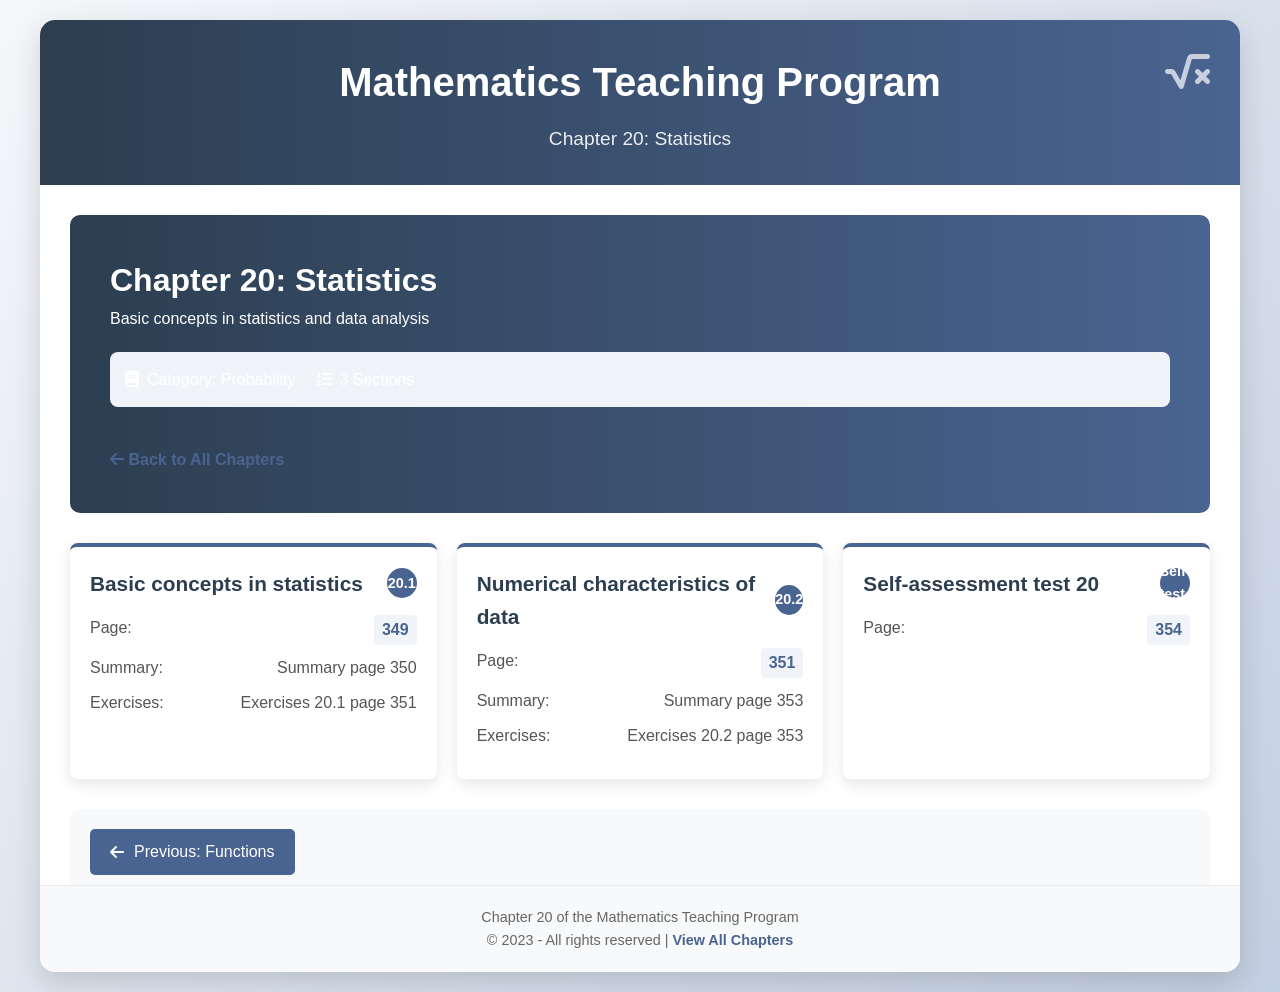
<file: chapters/chapter20.html>
<!DOCTYPE html>
<html lang="en">
<head>
    <meta charset="UTF-8">
    <meta name="viewport" content="width=device-width, initial-scale=1.0">
    <title>Statistics - Mathematics Program</title>
    <link rel="stylesheet" href="https://cdnjs.cloudflare.com/ajax/libs/font-awesome/6.4.0/css/all.min.css">
    <link rel="stylesheet" href="../style.css">
    <style>
        .chapter-nav {
            display: flex;
            justify-content: space-between;
            margin: 30px 0;
            padding: 20px;
            background: #f8f9fa;
            border-radius: 10px;
        }
        .nav-btn {
            padding: 10px 20px;
            background: #4a6491;
            color: white;
            text-decoration: none;
            border-radius: 5px;
            display: flex;
            align-items: center;
            gap: 10px;
        }
        .nav-btn:hover {
            background: #2c3e50;
        }
        .chapter-header-full {
            background: linear-gradient(to right, #2c3e50, #4a6491);
            color: white;
            padding: 40px;
            border-radius: 10px;
            margin-bottom: 30px;
        }
        .back-home {
            display: inline-block;
            margin-top: 20px;
            color: #4a6491;
            text-decoration: none;
            font-weight: 600;
        }
        .back-home:hover {
            text-decoration: underline;
        }
        .chapter-meta {
            display: flex;
            gap: 20px;
            margin: 20px 0;
            padding: 15px;
            background: #f0f4f9;
            border-radius: 8px;
        }
        .meta-item {
            display: flex;
            align-items: center;
            gap: 8px;
        }
    </style>
</head>
<body>
    <div class="container">
        <header>
            <h1>Mathematics Teaching Program</h1>
            <p>Chapter 20: Statistics</p>
            <div class="math-icon">
                <i class="fas fa-square-root-alt"></i>
            </div>
        </header>
        
        <div class="content">
            <div class="chapter-content">
                <div class="chapter-header-full">
                    <h1>Chapter 20: Statistics</h1>
                    <p>Basic concepts in statistics and data analysis</p>
                    <div class="chapter-meta">
                        <div class="meta-item">
                            <i class="fas fa-book"></i>
                            <span>Category: Probability</span>
                        </div>
                        <div class="meta-item">
                            <i class="fas fa-list-ol"></i>
                            <span>3 Sections</span>
                        </div>
                    </div>
                    <a href="../index.html" class="back-home">
                        <i class="fas fa-arrow-left"></i> Back to All Chapters
                    </a>
                </div>
                
                <div class="sections-container">
            <div class="section-card">
                <h3>
                    <span>Basic concepts in statistics</span>
                    <span class="section-number">20.1</span>
                </h3>
                <div class="section-content">
                    <p>
                        <span>Page:</span>
                        <span class="page-number">349</span>
                    </p>
                    <p><span>Summary:</span> <span>Summary page 350</span></p>
                    <p><span>Exercises:</span> <span>Exercises 20.1 page 351</span></p>
                </div>
            </div>
            <div class="section-card">
                <h3>
                    <span>Numerical characteristics of data</span>
                    <span class="section-number">20.2</span>
                </h3>
                <div class="section-content">
                    <p>
                        <span>Page:</span>
                        <span class="page-number">351</span>
                    </p>
                    <p><span>Summary:</span> <span>Summary page 353</span></p>
                    <p><span>Exercises:</span> <span>Exercises 20.2 page 353</span></p>
                </div>
            </div>
            <div class="section-card">
                <h3>
                    <span>Self-assessment test 20</span>
                    <span class="section-number">Self-test</span>
                </h3>
                <div class="section-content">
                    <p>
                        <span>Page:</span>
                        <span class="page-number">354</span>
                    </p>
                    
                    
                </div>
            </div></div>
                
                <div class="chapter-nav">
                    <a href="chapter3.html" class="nav-btn">
            <i class="fas fa-arrow-left"></i> Previous: Functions
        </a>
                    <div></div>
                </div>
            </div>
        </div>
        
        <footer>
            <p>Chapter 20 of the Mathematics Teaching Program</p>
            <p>© 2023 - All rights reserved | <a href="../index.html">View All Chapters</a></p>
        </footer>
    </div>
</body>
</html>
</file>
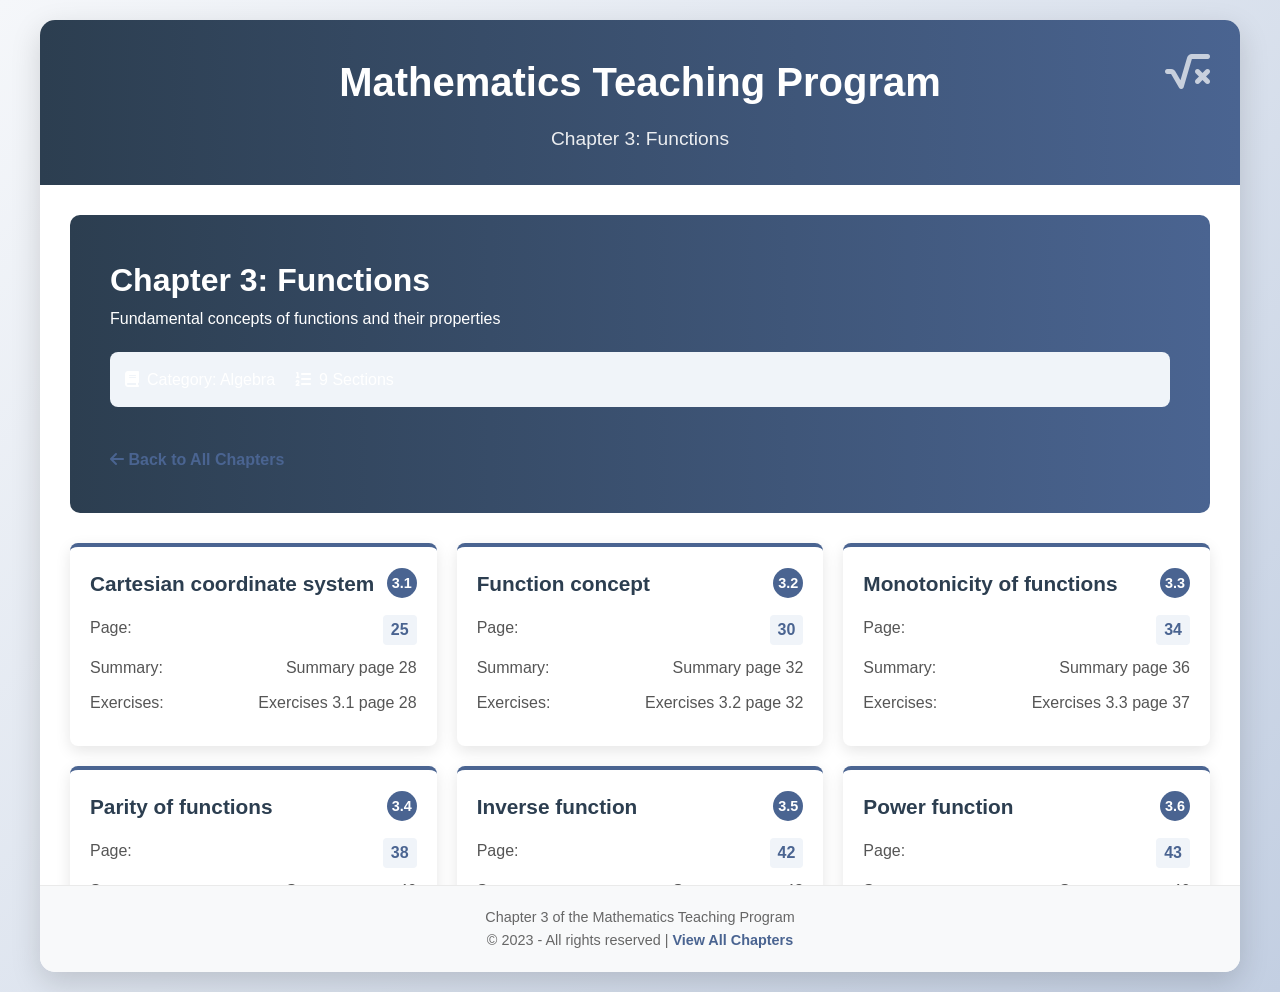
<file: chapters/chapter3.html>
<!DOCTYPE html>
<html lang="en">
<head>
    <meta charset="UTF-8">
    <meta name="viewport" content="width=device-width, initial-scale=1.0">
    <title>Functions - Mathematics Program</title>
    <link rel="stylesheet" href="https://cdnjs.cloudflare.com/ajax/libs/font-awesome/6.4.0/css/all.min.css">
    <link rel="stylesheet" href="../style.css">
    <style>
        .chapter-nav {
            display: flex;
            justify-content: space-between;
            margin: 30px 0;
            padding: 20px;
            background: #f8f9fa;
            border-radius: 10px;
        }
        .nav-btn {
            padding: 10px 20px;
            background: #4a6491;
            color: white;
            text-decoration: none;
            border-radius: 5px;
            display: flex;
            align-items: center;
            gap: 10px;
        }
        .nav-btn:hover {
            background: #2c3e50;
        }
        .chapter-header-full {
            background: linear-gradient(to right, #2c3e50, #4a6491);
            color: white;
            padding: 40px;
            border-radius: 10px;
            margin-bottom: 30px;
        }
        .back-home {
            display: inline-block;
            margin-top: 20px;
            color: #4a6491;
            text-decoration: none;
            font-weight: 600;
        }
        .back-home:hover {
            text-decoration: underline;
        }
        .chapter-meta {
            display: flex;
            gap: 20px;
            margin: 20px 0;
            padding: 15px;
            background: #f0f4f9;
            border-radius: 8px;
        }
        .meta-item {
            display: flex;
            align-items: center;
            gap: 8px;
        }
    </style>
</head>
<body>
    <div class="container">
        <header>
            <h1>Mathematics Teaching Program</h1>
            <p>Chapter 3: Functions</p>
            <div class="math-icon">
                <i class="fas fa-square-root-alt"></i>
            </div>
        </header>
        
        <div class="content">
            <div class="chapter-content">
                <div class="chapter-header-full">
                    <h1>Chapter 3: Functions</h1>
                    <p>Fundamental concepts of functions and their properties</p>
                    <div class="chapter-meta">
                        <div class="meta-item">
                            <i class="fas fa-book"></i>
                            <span>Category: Algebra</span>
                        </div>
                        <div class="meta-item">
                            <i class="fas fa-list-ol"></i>
                            <span>9 Sections</span>
                        </div>
                    </div>
                    <a href="../index.html" class="back-home">
                        <i class="fas fa-arrow-left"></i> Back to All Chapters
                    </a>
                </div>
                
                <div class="sections-container">
            <div class="section-card">
                <h3>
                    <span>Cartesian coordinate system</span>
                    <span class="section-number">3.1</span>
                </h3>
                <div class="section-content">
                    <p>
                        <span>Page:</span>
                        <span class="page-number">25</span>
                    </p>
                    <p><span>Summary:</span> <span>Summary page 28</span></p>
                    <p><span>Exercises:</span> <span>Exercises 3.1 page 28</span></p>
                </div>
            </div>
            <div class="section-card">
                <h3>
                    <span>Function concept</span>
                    <span class="section-number">3.2</span>
                </h3>
                <div class="section-content">
                    <p>
                        <span>Page:</span>
                        <span class="page-number">30</span>
                    </p>
                    <p><span>Summary:</span> <span>Summary page 32</span></p>
                    <p><span>Exercises:</span> <span>Exercises 3.2 page 32</span></p>
                </div>
            </div>
            <div class="section-card">
                <h3>
                    <span>Monotonicity of functions</span>
                    <span class="section-number">3.3</span>
                </h3>
                <div class="section-content">
                    <p>
                        <span>Page:</span>
                        <span class="page-number">34</span>
                    </p>
                    <p><span>Summary:</span> <span>Summary page 36</span></p>
                    <p><span>Exercises:</span> <span>Exercises 3.3 page 37</span></p>
                </div>
            </div>
            <div class="section-card">
                <h3>
                    <span>Parity of functions</span>
                    <span class="section-number">3.4</span>
                </h3>
                <div class="section-content">
                    <p>
                        <span>Page:</span>
                        <span class="page-number">38</span>
                    </p>
                    <p><span>Summary:</span> <span>Summary page 40</span></p>
                    <p><span>Exercises:</span> <span>Exercises 3.4 page 40</span></p>
                </div>
            </div>
            <div class="section-card">
                <h3>
                    <span>Inverse function</span>
                    <span class="section-number">3.5</span>
                </h3>
                <div class="section-content">
                    <p>
                        <span>Page:</span>
                        <span class="page-number">42</span>
                    </p>
                    <p><span>Summary:</span> <span>Summary page 43</span></p>
                    <p><span>Exercises:</span> <span>Exercises 3.5 page 43</span></p>
                </div>
            </div>
            <div class="section-card">
                <h3>
                    <span>Power function</span>
                    <span class="section-number">3.6</span>
                </h3>
                <div class="section-content">
                    <p>
                        <span>Page:</span>
                        <span class="page-number">43</span>
                    </p>
                    <p><span>Summary:</span> <span>Summary page 46</span></p>
                    <p><span>Exercises:</span> <span>Exercises 3.6 page 46</span></p>
                </div>
            </div>
            <div class="section-card">
                <h3>
                    <span>Exponential function</span>
                    <span class="section-number">3.7</span>
                </h3>
                <div class="section-content">
                    <p>
                        <span>Page:</span>
                        <span class="page-number">47</span>
                    </p>
                    <p><span>Summary:</span> <span>Summary page 49</span></p>
                    <p><span>Exercises:</span> <span>Exercises 3.7 page 49</span></p>
                </div>
            </div>
            <div class="section-card">
                <h3>
                    <span>Logarithm and logarithmic function</span>
                    <span class="section-number">3.8</span>
                </h3>
                <div class="section-content">
                    <p>
                        <span>Page:</span>
                        <span class="page-number">50</span>
                    </p>
                    <p><span>Summary:</span> <span>Summary page 54</span></p>
                    <p><span>Exercises:</span> <span>Exercises 3.8 page 55</span></p>
                </div>
            </div>
            <div class="section-card">
                <h3>
                    <span>Self-assessment test 3</span>
                    <span class="section-number">Self-test</span>
                </h3>
                <div class="section-content">
                    <p>
                        <span>Page:</span>
                        <span class="page-number">56</span>
                    </p>
                    
                    
                </div>
            </div></div>
                
                <div class="chapter-nav">
                    <a href="chapter2.html" class="nav-btn">
            <i class="fas fa-arrow-left"></i> Previous: Inequalities
        </a>
                    <a href="chapter20.html" class="nav-btn">
            Next: Statistics <i class="fas fa-arrow-right"></i>
        </a>
                </div>
            </div>
        </div>
        
        <footer>
            <p>Chapter 3 of the Mathematics Teaching Program</p>
            <p>© 2023 - All rights reserved | <a href="../index.html">View All Chapters</a></p>
        </footer>
    </div>
</body>
</html>
</file>
<file: style.css>
:root {
    --primary-color: #4a6491;
    --secondary-color: #2c3e50;
    --accent-color: #3498db;
    --light-color: #f8f9fa;
    --dark-color: #333;
    --shadow: 0 5px 15px rgba(0, 0, 0, 0.1);
    --border-radius: 8px;
}

* {
    margin: 0;
    padding: 0;
    box-sizing: border-box;
    font-family: 'Segoe UI', Tahoma, Geneva, Verdana, sans-serif;
}

body {
    background: linear-gradient(135deg, #f5f7fa 0%, #c3cfe2 100%);
    color: var(--dark-color);
    line-height: 1.6;
    min-height: 100vh;
    padding: 20px;
}

.container {
    max-width: 1200px;
    margin: 0 auto;
    background-color: white;
    border-radius: 15px;
    box-shadow: 0 10px 30px rgba(0, 0, 0, 0.15);
    overflow: hidden;
}

/* Header */
header {
    background: linear-gradient(to right, var(--secondary-color), var(--primary-color));
    color: white;
    padding: 30px;
    text-align: center;
    position: relative;
}

header h1 {
    font-size: 2.5rem;
    margin-bottom: 10px;
    font-weight: 700;
}

header p {
    font-size: 1.2rem;
    opacity: 0.9;
    max-width: 800px;
    margin: 0 auto;
}

.math-icon {
    position: absolute;
    top: 20px;
    right: 30px;
    font-size: 2.5rem;
    opacity: 0.7;
}

/* Controls */
.controls {
    display: flex;
    justify-content: space-between;
    padding: 20px 30px;
    background-color: var(--light-color);
    border-bottom: 1px solid #eaeaea;
    flex-wrap: wrap;
    gap: 15px;
}

.search-box {
    flex-grow: 1;
    max-width: 400px;
    position: relative;
}

.search-box input {
    width: 100%;
    padding: 12px 20px 12px 45px;
    border: 2px solid #ddd;
    border-radius: 50px;
    font-size: 1rem;
    transition: all 0.3s;
}

.search-box input:focus {
    border-color: var(--primary-color);
    outline: none;
    box-shadow: 0 0 0 3px rgba(74, 100, 145, 0.2);
}

.search-icon {
    position: absolute;
    left: 15px;
    top: 50%;
    transform: translateY(-50%);
    color: #888;
}

.filter-buttons {
    display: flex;
    gap: 10px;
    flex-wrap: wrap;
}

.filter-btn {
    padding: 10px 20px;
    background-color: white;
    border: 2px solid #ddd;
    border-radius: 50px;
    cursor: pointer;
    font-weight: 600;
    transition: all 0.3s;
    display: flex;
    align-items: center;
    gap: 8px;
}

.filter-btn:hover {
    background-color: #f0f0f0;
}

.filter-btn.active {
    background-color: var(--primary-color);
    color: white;
    border-color: var(--primary-color);
}

/* Content */
.content {
    display: flex;
    min-height: 600px;
}

.chapters-sidebar {
    width: 300px;
    background-color: var(--light-color);
    border-right: 1px solid #eaeaea;
    padding: 20px;
    overflow-y: auto;
}

.chapters-list {
    list-style: none;
}

.chapter-item {
    margin-bottom: 10px;
    border-radius: var(--border-radius);
    overflow: hidden;
}

.chapter-btn {
    width: 100%;
    padding: 15px 20px;
    text-align: left;
    background-color: white;
    border: none;
    border-left: 5px solid var(--primary-color);
    font-size: 1.1rem;
    font-weight: 600;
    cursor: pointer;
    transition: all 0.3s;
    display: flex;
    justify-content: space-between;
    align-items: center;
}

.chapter-btn:hover {
    background-color: #eef2f7;
}

.chapter-btn.active {
    background-color: #e3eaf3;
    border-left-width: 8px;
}

.chapter-number {
    font-size: 1.2rem;
    color: var(--primary-color);
    font-weight: 700;
    margin-right: 10px;
    min-width: 40px;
}

.chapter-content {
    flex-grow: 1;
    padding: 30px;
    overflow-y: auto;
    max-height: 700px;
}

/* Home Content */
.home-content {
    padding: 20px;
}

.welcome-message {
    text-align: center;
    max-width: 800px;
    margin: 0 auto;
}

.welcome-message h2 {
    color: var(--secondary-color);
    margin-bottom: 20px;
    font-size: 2rem;
}

.welcome-message h2 i {
    color: var(--primary-color);
    margin-right: 10px;
}

.welcome-message p {
    color: #666;
    font-size: 1.1rem;
    margin-bottom: 15px;
}

.stats-container {
    display: flex;
    justify-content: center;
    gap: 30px;
    margin: 40px 0;
    flex-wrap: wrap;
}

.stat-card {
    background: white;
    border-radius: var(--border-radius);
    padding: 25px;
    box-shadow: var(--shadow);
    text-align: center;
    min-width: 200px;
    transition: transform 0.3s;
}

.stat-card:hover {
    transform: translateY(-5px);
}

.stat-card i {
    font-size: 2.5rem;
    color: var(--primary-color);
    margin-bottom: 15px;
}

.stat-card h3 {
    color: var(--secondary-color);
    margin-bottom: 5px;
}

.stat-card p {
    color: #777;
    font-size: 0.9rem;
}

.quick-actions {
    margin-top: 40px;
    text-align: left;
}

.quick-actions h3 {
    color: var(--secondary-color);
    margin-bottom: 20px;
    font-size: 1.5rem;
}

.quick-actions h3 i {
    color: var(--primary-color);
    margin-right: 10px;
}

.action-buttons {
    display: flex;
    gap: 15px;
    flex-wrap: wrap;
}

.action-btn {
    padding: 15px 25px;
    background-color: var(--primary-color);
    color: white;
    text-decoration: none;
    border-radius: var(--border-radius);
    display: flex;
    align-items: center;
    gap: 10px;
    font-weight: 600;
    transition: all 0.3s;
}

.action-btn:hover {
    background-color: var(--secondary-color);
    transform: translateY(-3px);
}

/* Chapter Header */
.chapter-header {
    margin-bottom: 25px;
    padding-bottom: 15px;
    border-bottom: 2px solid #eaeaea;
}

.chapter-header h2 {
    font-size: 2rem;
    color: var(--secondary-color);
    margin-bottom: 10px;
}

.chapter-header p {
    color: #666;
    font-size: 1.1rem;
    margin-bottom: 20px;
}

.chapter-actions {
    display: flex;
    gap: 15px;
    margin-top: 20px;
}

.btn-primary, .btn-secondary {
    padding: 12px 25px;
    border-radius: var(--border-radius);
    text-decoration: none;
    font-weight: 600;
    display: inline-flex;
    align-items: center;
    gap: 10px;
    transition: all 0.3s;
}

.btn-primary {
    background-color: var(--primary-color);
    color: white;
}

.btn-primary:hover {
    background-color: var(--secondary-color);
    transform: translateY(-2px);
}

.btn-secondary {
    background-color: #f0f0f0;
    color: var(--dark-color);
    border: 1px solid #ddd;
}

.btn-secondary:hover {
    background-color: #e0e0e0;
    transform: translateY(-2px);
}

/* Sections */
.sections-container {
    display: grid;
    grid-template-columns: repeat(auto-fill, minmax(300px, 1fr));
    gap: 20px;
}

.section-card {
    background-color: white;
    border-radius: var(--border-radius);
    padding: 20px;
    box-shadow: var(--shadow);
    border-top: 4px solid var(--primary-color);
    transition: transform 0.3s, box-shadow 0.3s;
}

.section-card:hover {
    transform: translateY(-5px);
    box-shadow: 0 10px 20px rgba(0, 0, 0, 0.15);
}

.section-card h3 {
    color: var(--secondary-color);
    margin-bottom: 15px;
    font-size: 1.3rem;
    display: flex;
    justify-content: space-between;
    align-items: center;
}

.section-number {
    background-color: var(--primary-color);
    color: white;
    width: 30px;
    height: 30px;
    border-radius: 50%;
    display: flex;
    align-items: center;
    justify-content: center;
    font-size: 0.9rem;
}

.section-content {
    color: #555;
}

.section-content p {
    margin-bottom: 10px;
    display: flex;
    justify-content: space-between;
}

.page-number {
    color: var(--primary-color);
    font-weight: 600;
    background-color: #f0f4f9;
    padding: 2px 8px;
    border-radius: 4px;
}

.empty-state {
    text-align: center;
    padding: 60px 20px;
    color: #777;
}

.empty-state i {
    font-size: 4rem;
    margin-bottom: 20px;
    color: #ccc;
}

.empty-state h3 {
    font-size: 1.5rem;
    margin-bottom: 10px;
}

/* Footer */
footer {
    text-align: center;
    padding: 20px;
    background-color: var(--light-color);
    border-top: 1px solid #eaeaea;
    color: #666;
    font-size: 0.9rem;
}

footer a {
    color: var(--primary-color);
    text-decoration: none;
    font-weight: 600;
}

footer a:hover {
    text-decoration: underline;
}

/* Responsive */
@media (max-width: 900px) {
    .content {
        flex-direction: column;
    }
    
    .chapters-sidebar {
        width: 100%;
        border-right: none;
        border-bottom: 1px solid #eaeaea;
        max-height: 300px;
    }
    
    .chapter-content {
        max-height: unset;
    }
    
    .controls {
        flex-direction: column;
    }
    
    .search-box {
        max-width: 100%;
    }
    
    .stats-container {
        flex-direction: column;
        align-items: center;
    }
    
    .action-buttons {
        flex-direction: column;
    }
}

@media (max-width: 600px) {
    header h1 {
        font-size: 2rem;
    }
    
    .math-icon {
        position: relative;
        top: 0;
        right: 0;
        margin-top: 15px;
        display: block;
    }
    
    .sections-container {
        grid-template-columns: 1fr;
    }
    
    .chapter-btn {
        padding: 12px 15px;
        font-size: 1rem;
    }
    
    .chapter-actions {
        flex-direction: column;
    }
}
</file>
